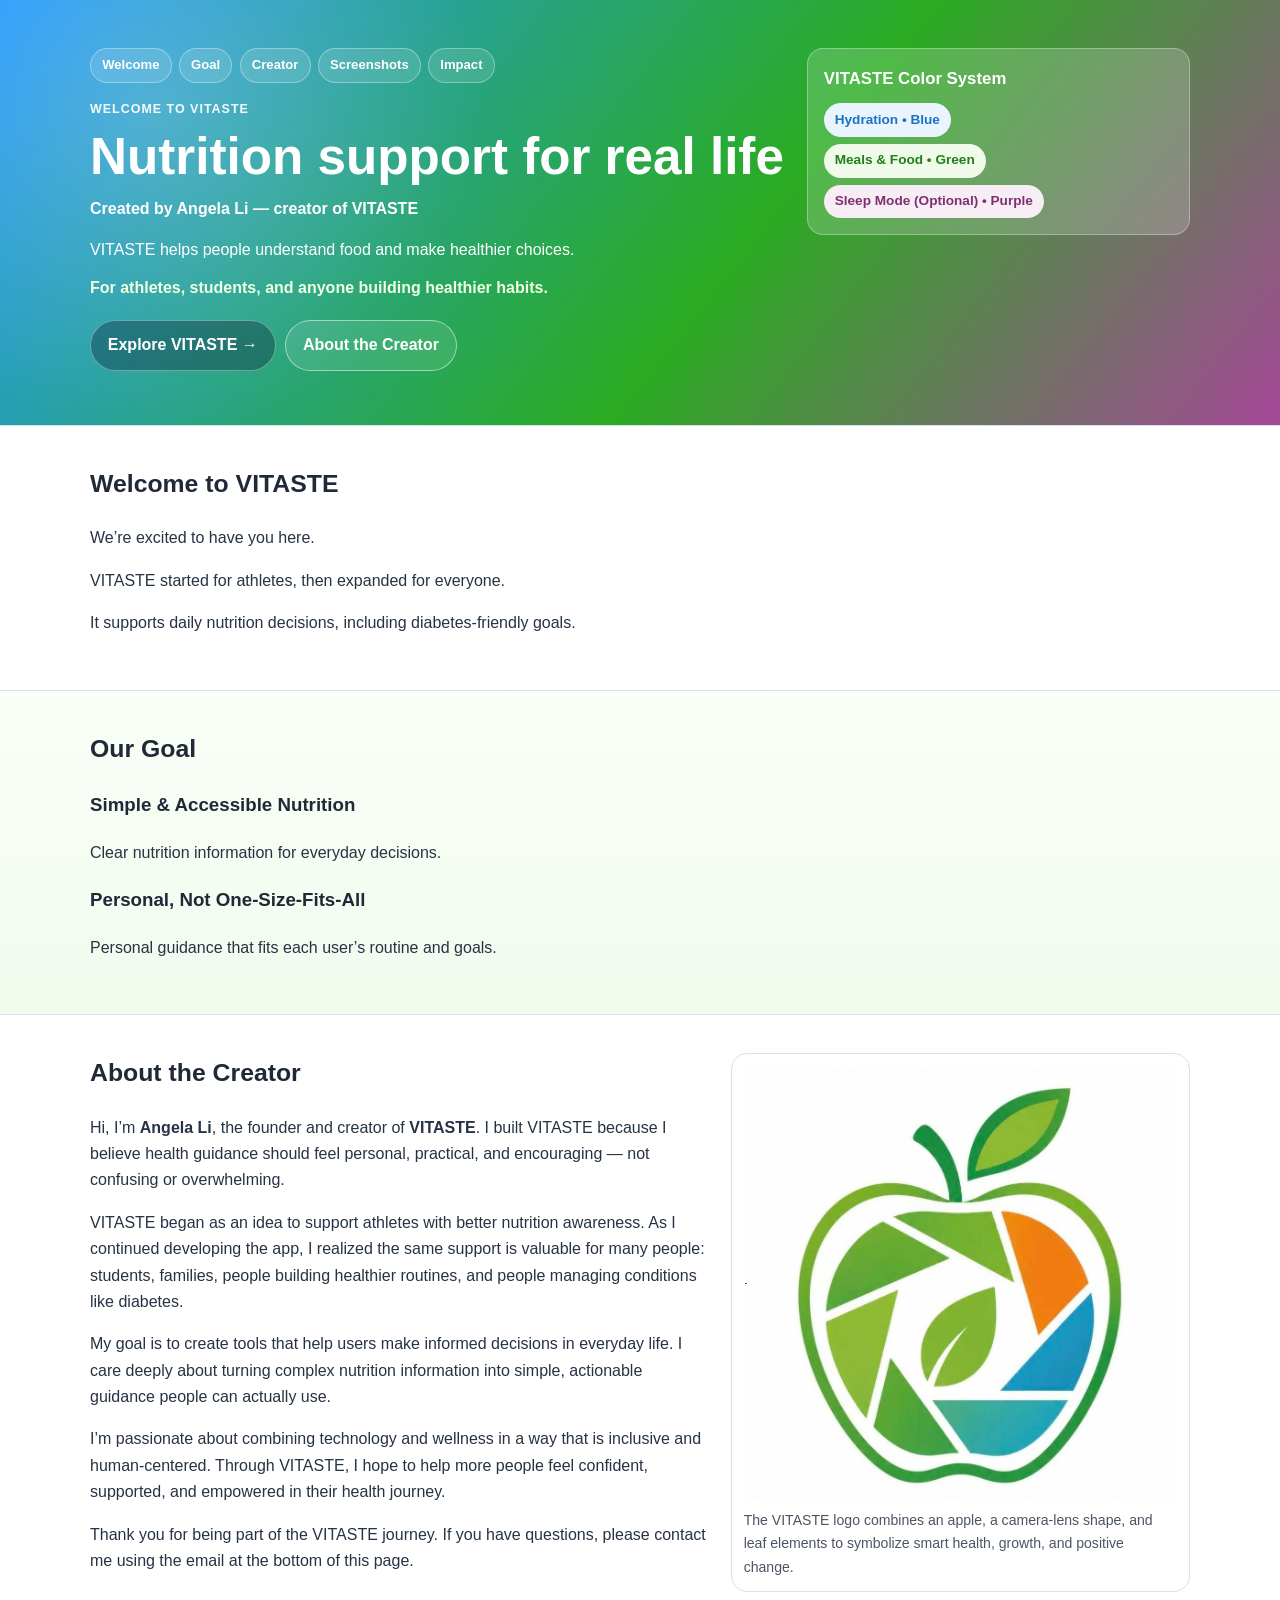
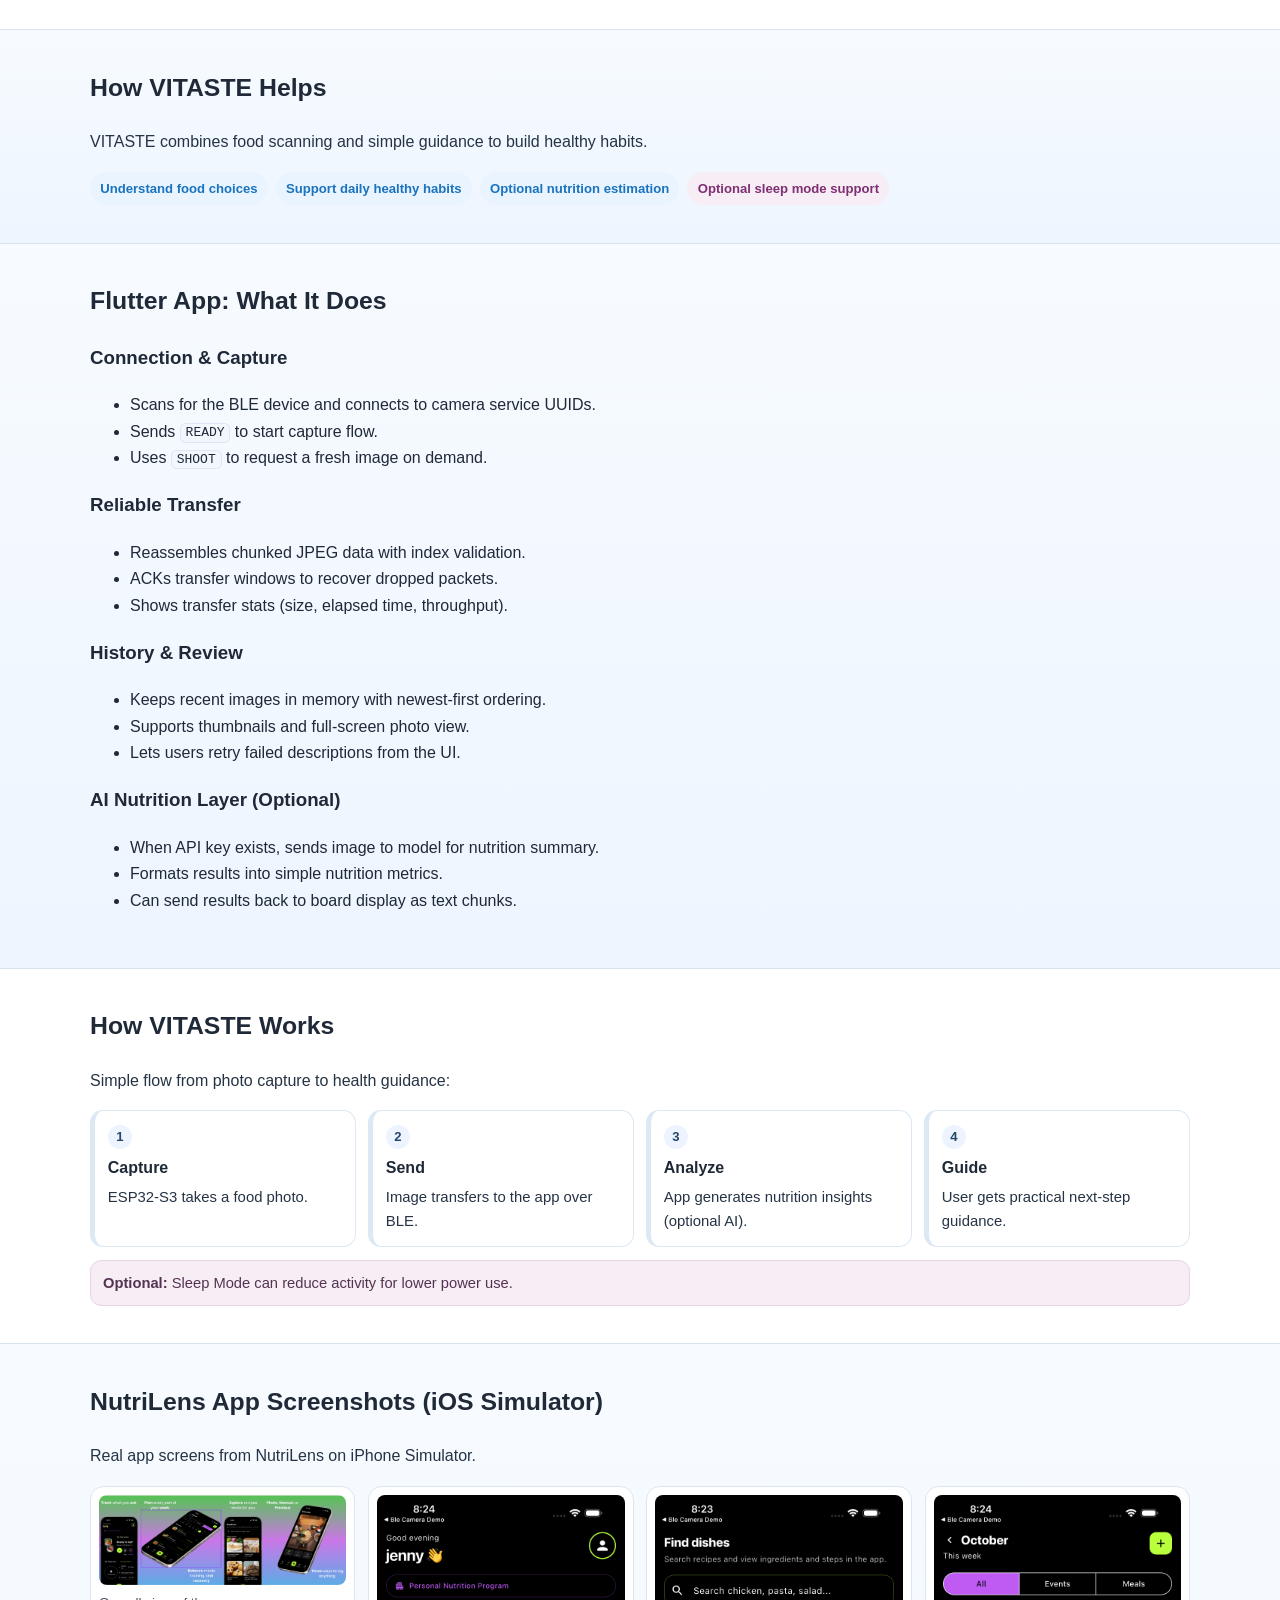
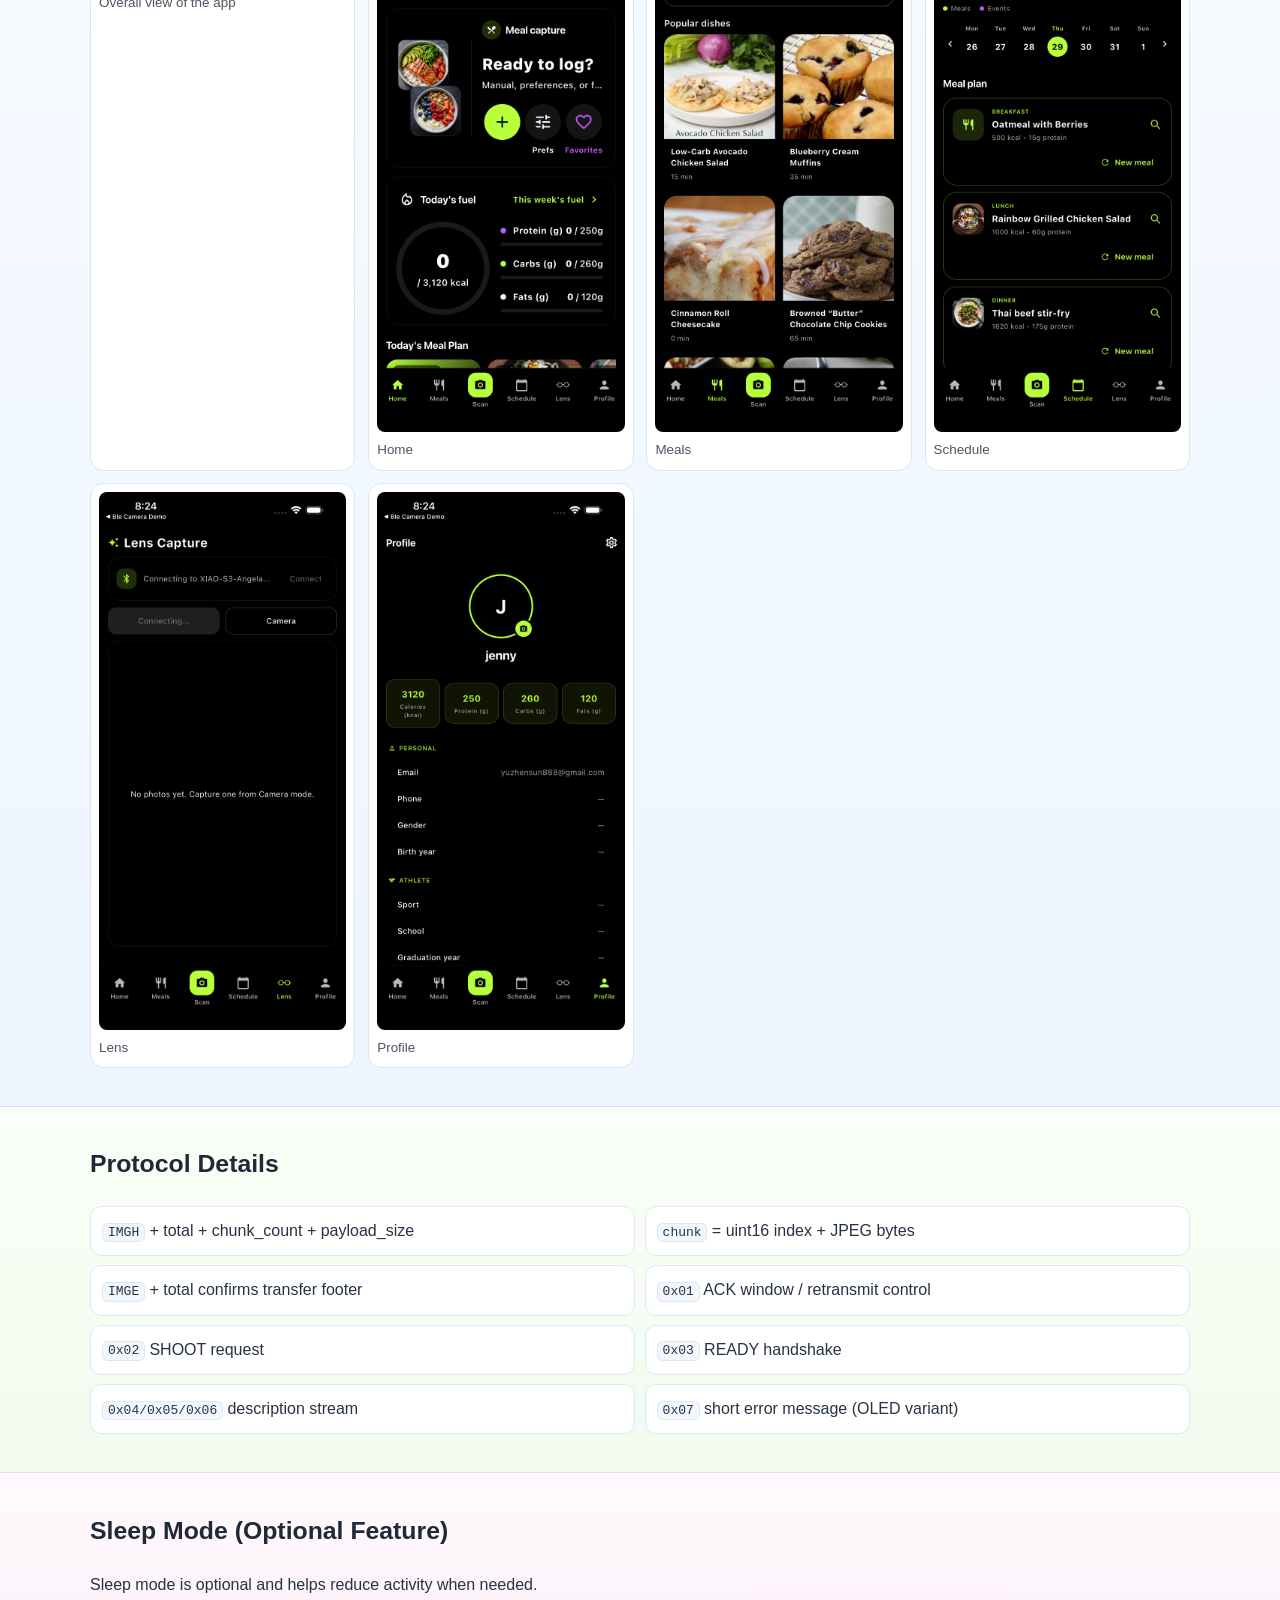
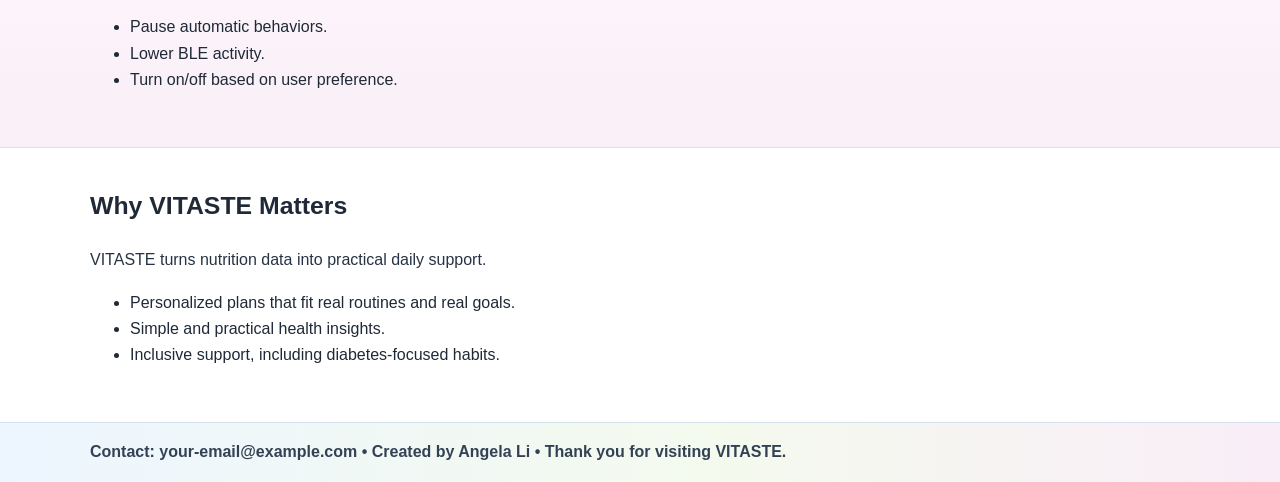
<file: index.html>
<!doctype html>
<html lang="en">
  <head>
    <meta charset="UTF-8" />
    <meta name="viewport" content="width=device-width, initial-scale=1.0" />
    <title>VITASTE | Welcome</title>
    <meta
      name="description"
      content="VITASTE helps people understand nutrition, make informed food choices, and follow personal health goals."
    />
    <link rel="stylesheet" href="assets/styles.css" />
  </head>
  <body>
    <header class="hero">
      <div class="container hero-inner">
        <div>
          <nav class="top-nav" aria-label="Primary">
            <a href="#welcome-message">Welcome</a>
            <a href="#mission-vision">Goal</a>
            <a href="#about-creator">Creator</a>
            <a href="#app-screenshots">Screenshots</a>
            <a href="#why-vitaste">Impact</a>
          </nav>
          <p class="eyebrow">Welcome to VITASTE</p>
          <h1>Nutrition support for real life</h1>
          <p class="founder-line">Created by Angela Li — creator of VITASTE</p>
          <p class="subtitle">
            VITASTE helps people understand food and make healthier choices.
          </p>
          <p class="quick-mission">
            For athletes, students, and anyone building healthier habits.
          </p>
          <div class="hero-actions">
            <a class="button primary" href="#welcome-message">Explore VITASTE →</a>
            <a class="button ghost" href="#about-creator">About the Creator</a>
          </div>
        </div>
        <aside class="hero-panel">
          <h2>VITASTE Color System</h2>
          <ul class="legend">
            <li><span class="chip hydration">Hydration • Blue</span></li>
            <li><span class="chip meals">Meals & Food • Green</span></li>
            <li><span class="chip sleep">Sleep Mode (Optional) • Purple</span></li>
          </ul>
        </aside>
      </div>
    </header>

    <main class="sections">
      <section class="band band-alt" id="welcome-message-band">
        <div class="container">
      <section id="welcome-message">
        <h2>Welcome to VITASTE</h2>
        <p>
          We’re excited to have you here.
        </p>
        <p>
          VITASTE started for athletes, then expanded for everyone.
        </p>
        <p>
          It supports daily nutrition decisions, including diabetes-friendly goals.
        </p>
      </section>
        </div>
      </section>

      <section class="band band-meals">
        <div class="container">
      <section id="mission-vision">
        <h2>Our Goal</h2>
        <div class="grid two">
          <article>
            <h3>Simple & Accessible Nutrition</h3>
            <p>
              Clear nutrition information for everyday decisions.
            </p>
          </article>
          <article>
            <h3>Personal, Not One-Size-Fits-All</h3>
            <p>
              Personal guidance that fits each user’s routine and goals.
            </p>
          </article>
        </div>
      </section>
        </div>
      </section>

      <section class="band band-alt">
        <div class="container">
      <section class="split" id="about-creator">
        <div>
          <h2>About the Creator</h2>
          <p>
            Hi, I’m <strong>Angela Li</strong>, the founder and creator of
            <strong>VITASTE</strong>.
            I built VITASTE because I believe health guidance should feel personal,
            practical, and encouraging — not confusing or overwhelming.
          </p>
          <p>
            VITASTE began as an idea to support athletes with better nutrition awareness.
            As I continued developing the app, I realized the same support is valuable
            for many people: students, families, people building healthier routines,
            and people managing conditions like diabetes.
          </p>
          <p>
            My goal is to create tools that help users make informed decisions in
            everyday life. I care deeply about turning complex nutrition information
            into simple, actionable guidance people can actually use.
          </p>
          <p>
            I’m passionate about combining technology and wellness in a way that is
            inclusive and human-centered. Through VITASTE, I hope to help more people
            feel confident, supported, and empowered in their health journey.
          </p>
          <p>
            Thank you for being part of the VITASTE journey. If you have questions,
            please contact me using the email at the bottom of this page.
          </p>
        </div>
        <figure class="logo-card">
          <img src="assets/vitaste-logo.jpg" alt="VITASTE logo: apple shape with colorful lens-style segments and leaf icon" />
          <figcaption>
            The VITASTE logo combines an apple, a camera-lens shape, and leaf elements
            to symbolize smart health, growth, and positive change.
          </figcaption>
        </figure>
      </section>
        </div>
      </section>

      <section class="band band-hydration">
        <div class="container">
      <section id="goal">
        <h2>How VITASTE Helps</h2>
        <p>
          VITASTE combines food scanning and simple guidance to build healthy habits.
        </p>
        <div class="pill-row">
          <span class="pill">Understand food choices</span>
          <span class="pill">Support daily healthy habits</span>
          <span class="pill">Optional nutrition estimation</span>
          <span class="pill sleep">Optional sleep mode support</span>
        </div>
      </section>
        </div>
      </section>

      <section class="band band-hydration">
        <div class="container">
      <section id="app-details">
        <h2>Flutter App: What It Does</h2>
        <div class="grid two">
          <article>
            <h3>Connection & Capture</h3>
            <ul>
              <li>Scans for the BLE device and connects to camera service UUIDs.</li>
              <li>Sends <code>READY</code> to start capture flow.</li>
              <li>Uses <code>SHOOT</code> to request a fresh image on demand.</li>
            </ul>
          </article>
          <article>
            <h3>Reliable Transfer</h3>
            <ul>
              <li>Reassembles chunked JPEG data with index validation.</li>
              <li>ACKs transfer windows to recover dropped packets.</li>
              <li>Shows transfer stats (size, elapsed time, throughput).</li>
            </ul>
          </article>
          <article>
            <h3>History & Review</h3>
            <ul>
              <li>Keeps recent images in memory with newest-first ordering.</li>
              <li>Supports thumbnails and full-screen photo view.</li>
              <li>Lets users retry failed descriptions from the UI.</li>
            </ul>
          </article>
          <article class="meals-accent">
            <h3>AI Nutrition Layer (Optional)</h3>
            <ul>
              <li>When API key exists, sends image to model for nutrition summary.</li>
              <li>Formats results into simple nutrition metrics.</li>
              <li>Can send results back to board display as text chunks.</li>
            </ul>
          </article>
        </div>
      </section>
        </div>
      </section>

      <section class="band band-alt">
        <div class="container">
      <section id="system-overview">
        <h2>How VITASTE Works</h2>
        <p>Simple flow from photo capture to health guidance:</p>
        <div class="how-grid">
          <article class="how-card hydration-line">
            <span class="how-num">1</span>
            <h3>Capture</h3>
            <p>ESP32-S3 takes a food photo.</p>
          </article>
          <article class="how-card hydration-line">
            <span class="how-num">2</span>
            <h3>Send</h3>
            <p>Image transfers to the app over BLE.</p>
          </article>
          <article class="how-card meals-line">
            <span class="how-num">3</span>
            <h3>Analyze</h3>
            <p>App generates nutrition insights (optional AI).</p>
          </article>
          <article class="how-card meals-line">
            <span class="how-num">4</span>
            <h3>Guide</h3>
            <p>User gets practical next-step guidance.</p>
          </article>
        </div>
        <div class="how-note">
          <strong>Optional:</strong> Sleep Mode can reduce activity for lower power use.
        </div>
      </section>
        </div>
      </section>

      <section class="band band-hydration">
        <div class="container">
      <section id="app-screenshots">
        <h2>NutriLens App Screenshots (iOS Simulator)</h2>
        <p>
          Real app screens from NutriLens on iPhone Simulator.
        </p>
        <div class="shots">
          <figure>
            <img src="assets/nutrilens/overview-banner.png" alt="NutriLens overall app overview" />
            <figcaption>Overall view of the app</figcaption>
          </figure>
          <figure>
            <img src="assets/nutrilens/home.png" alt="NutriLens home screen" />
            <figcaption>Home</figcaption>
          </figure>
          <figure>
            <img src="assets/nutrilens/meals.png" alt="NutriLens meals screen" />
            <figcaption>Meals</figcaption>
          </figure>
          <figure>
            <img src="assets/nutrilens/schedule.png" alt="NutriLens schedule screen" />
            <figcaption>Schedule</figcaption>
          </figure>
          <figure>
            <img src="assets/nutrilens/lens.png" alt="NutriLens lens capture screen" />
            <figcaption>Lens</figcaption>
          </figure>
          <figure>
            <img src="assets/nutrilens/profile.png" alt="NutriLens profile screen" />
            <figcaption>Profile</figcaption>
          </figure>
        </div>
      </section>
        </div>
      </section>

      <section class="band band-meals">
        <div class="container">
      <section>
        <h2>Protocol Details</h2>
        <div class="protocol-grid">
          <p><code>IMGH</code> + total + chunk_count + payload_size</p>
          <p><code>chunk</code> = uint16 index + JPEG bytes</p>
          <p><code>IMGE</code> + total confirms transfer footer</p>
          <p><code>0x01</code> ACK window / retransmit control</p>
          <p><code>0x02</code> SHOOT request</p>
          <p><code>0x03</code> READY handshake</p>
          <p><code>0x04/0x05/0x06</code> description stream</p>
          <p><code>0x07</code> short error message (OLED variant)</p>
        </div>
      </section>
        </div>
      </section>

      <section class="band band-sleep">
        <div class="container">
      <section id="sleep-mode">
        <h2>Sleep Mode (Optional Feature)</h2>
        <p>
          Sleep mode is optional and helps reduce activity when needed.
        </p>
        <ul>
          <li>Pause automatic behaviors.</li>
          <li>Lower BLE activity.</li>
          <li>Turn on/off based on user preference.</li>
        </ul>
      </section>
        </div>
      </section>

      <section class="band band-alt">
        <div class="container">
      <section id="why-vitaste">
        <h2>Why VITASTE Matters</h2>
        <p>
          VITASTE turns nutrition data into practical daily support.
        </p>
        <ul>
          <li>Personalized plans that fit real routines and real goals.</li>
          <li>Simple and practical health insights.</li>
          <li>Inclusive support, including diabetes-focused habits.</li>
        </ul>
      </section>
        </div>
      </section>
    </main>

    <footer class="footer">
      <div class="container footer-inner">
        <p>Contact: your-email@example.com • Created by Angela Li • Thank you for visiting VITASTE.</p>
      </div>
    </footer>
  </body>
</html>
</file>
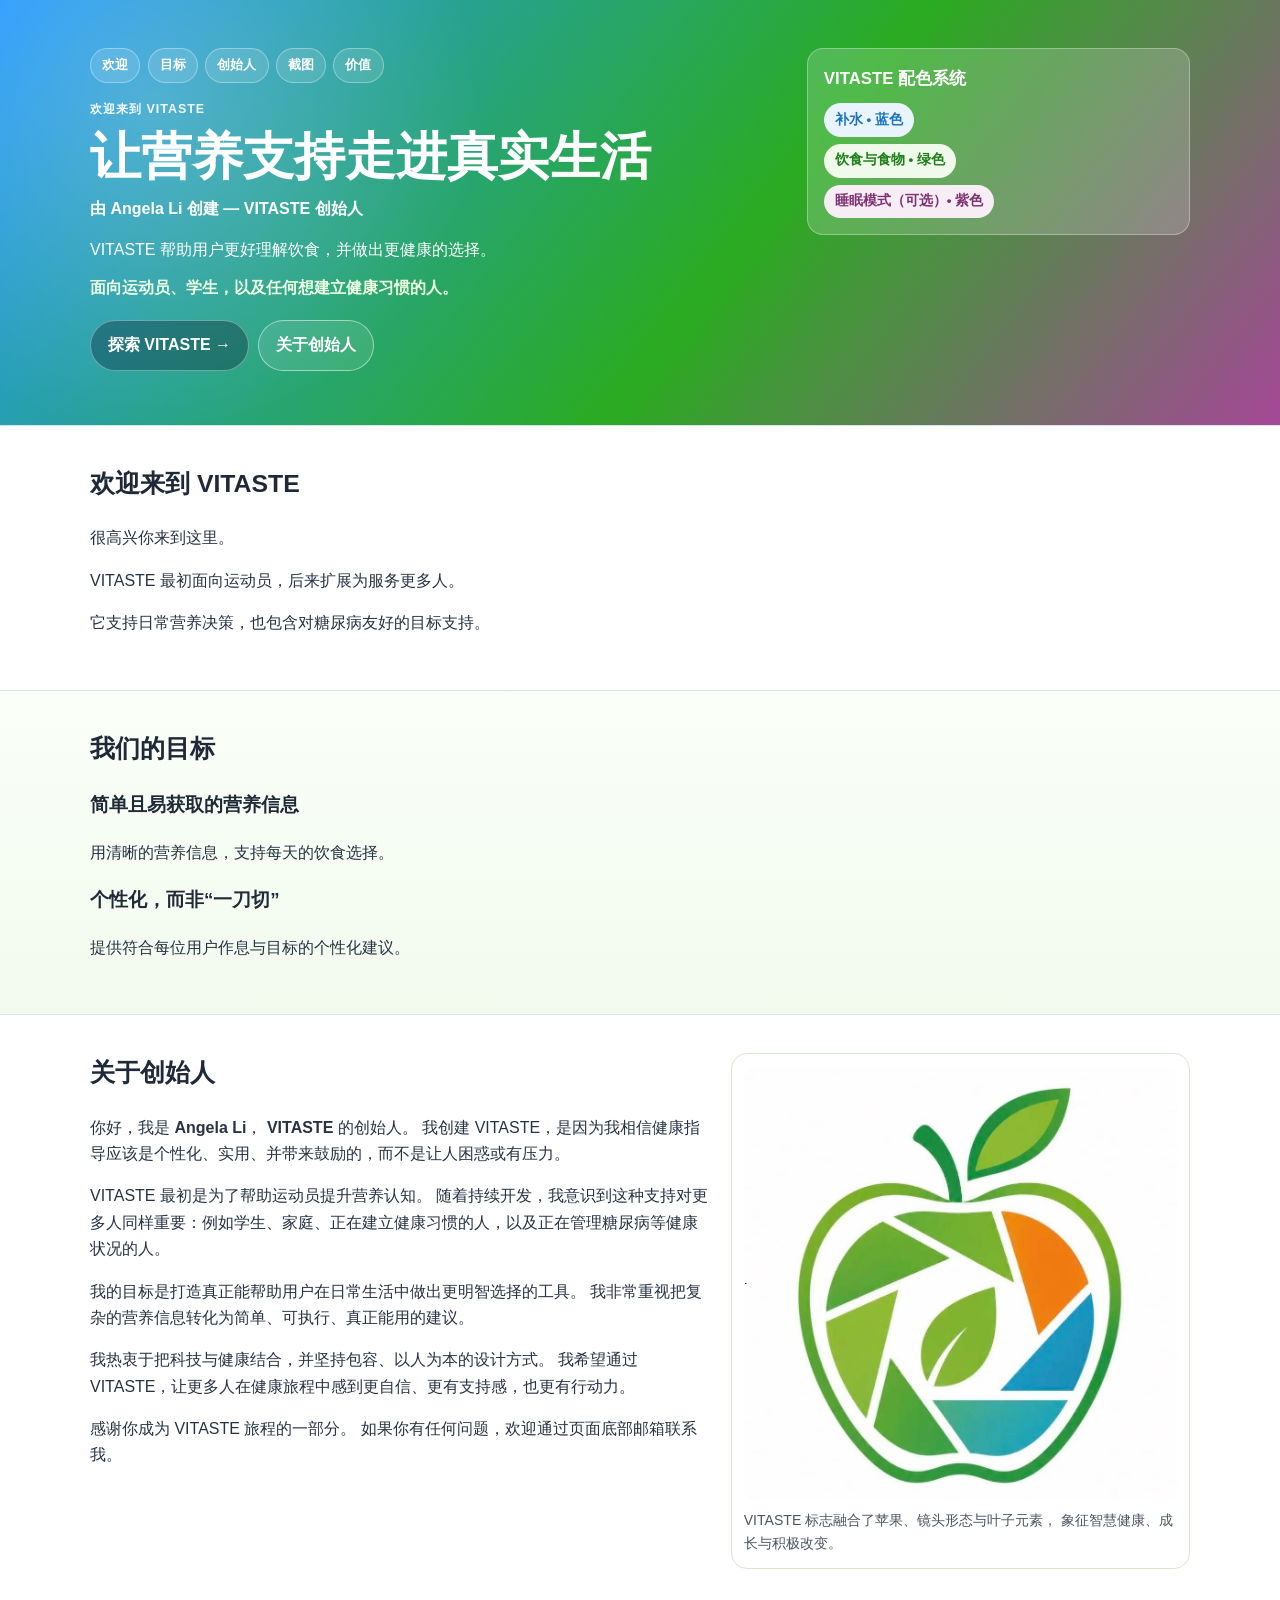
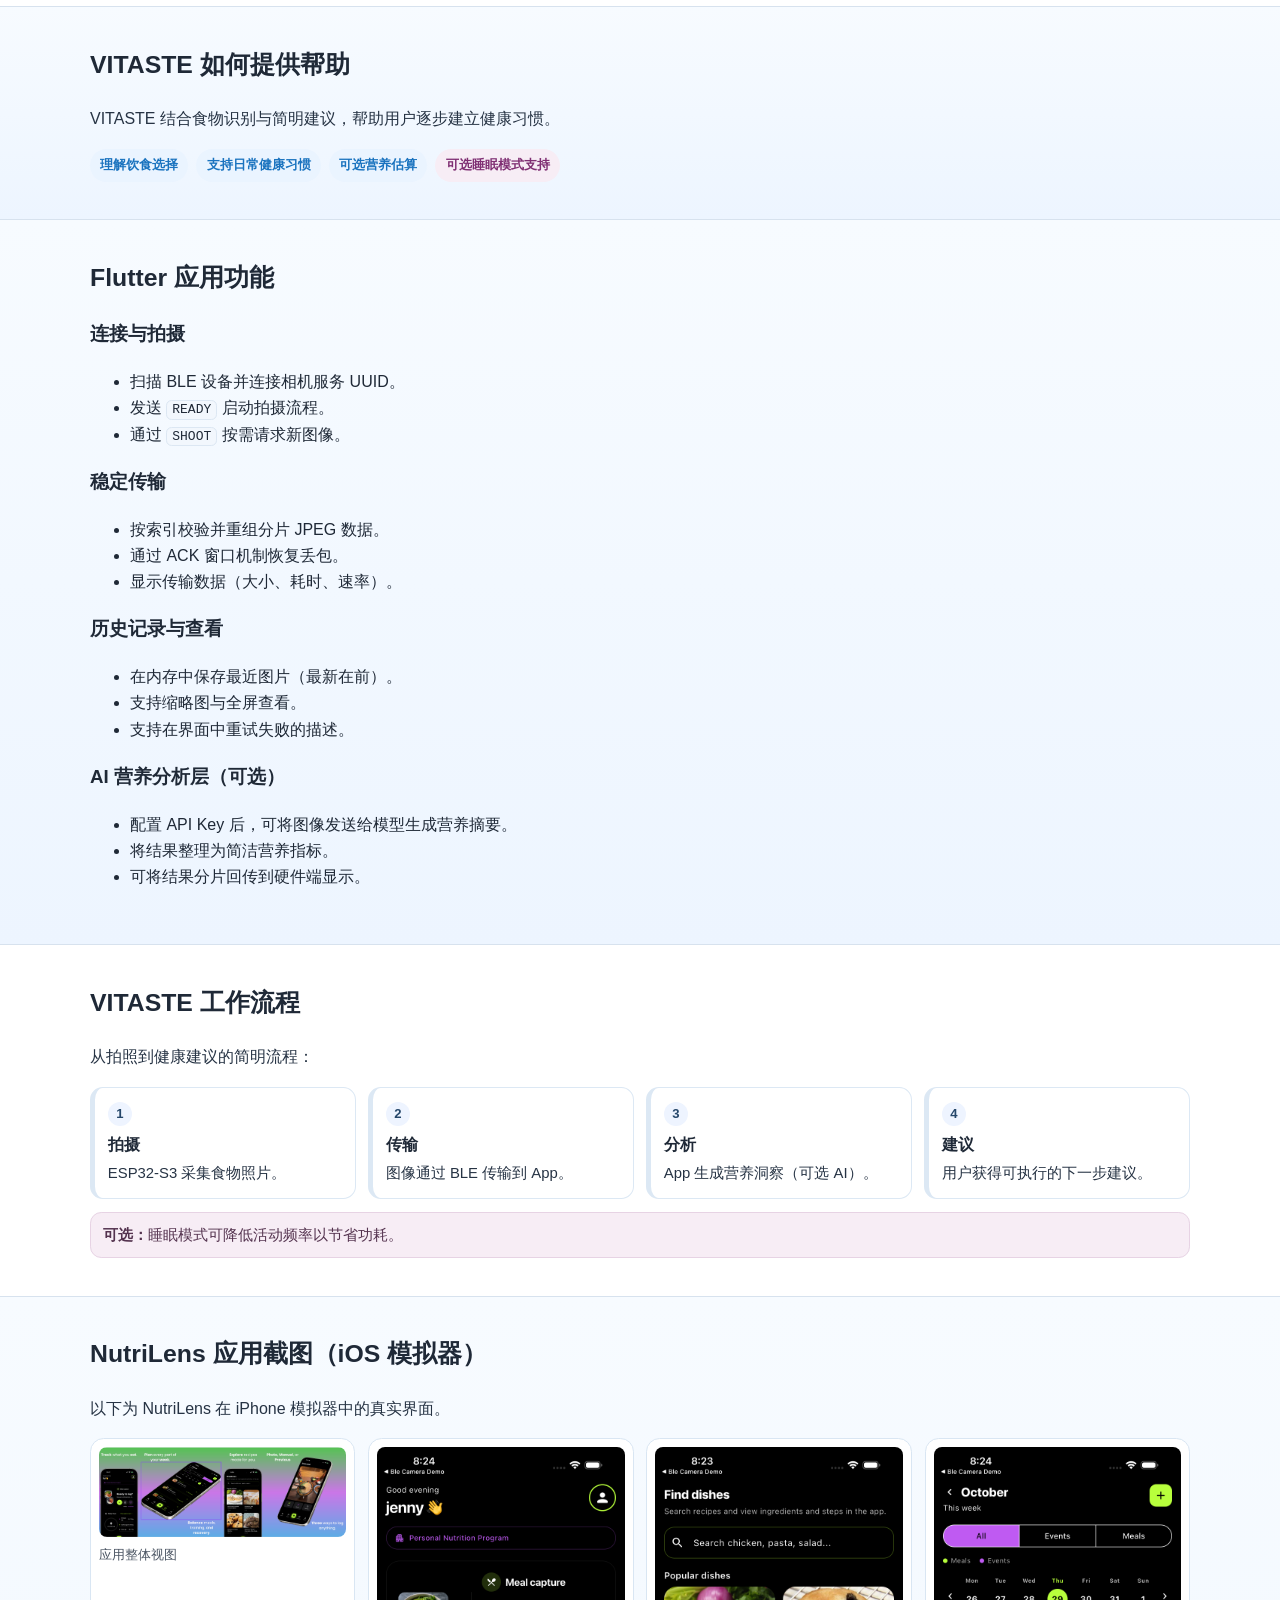
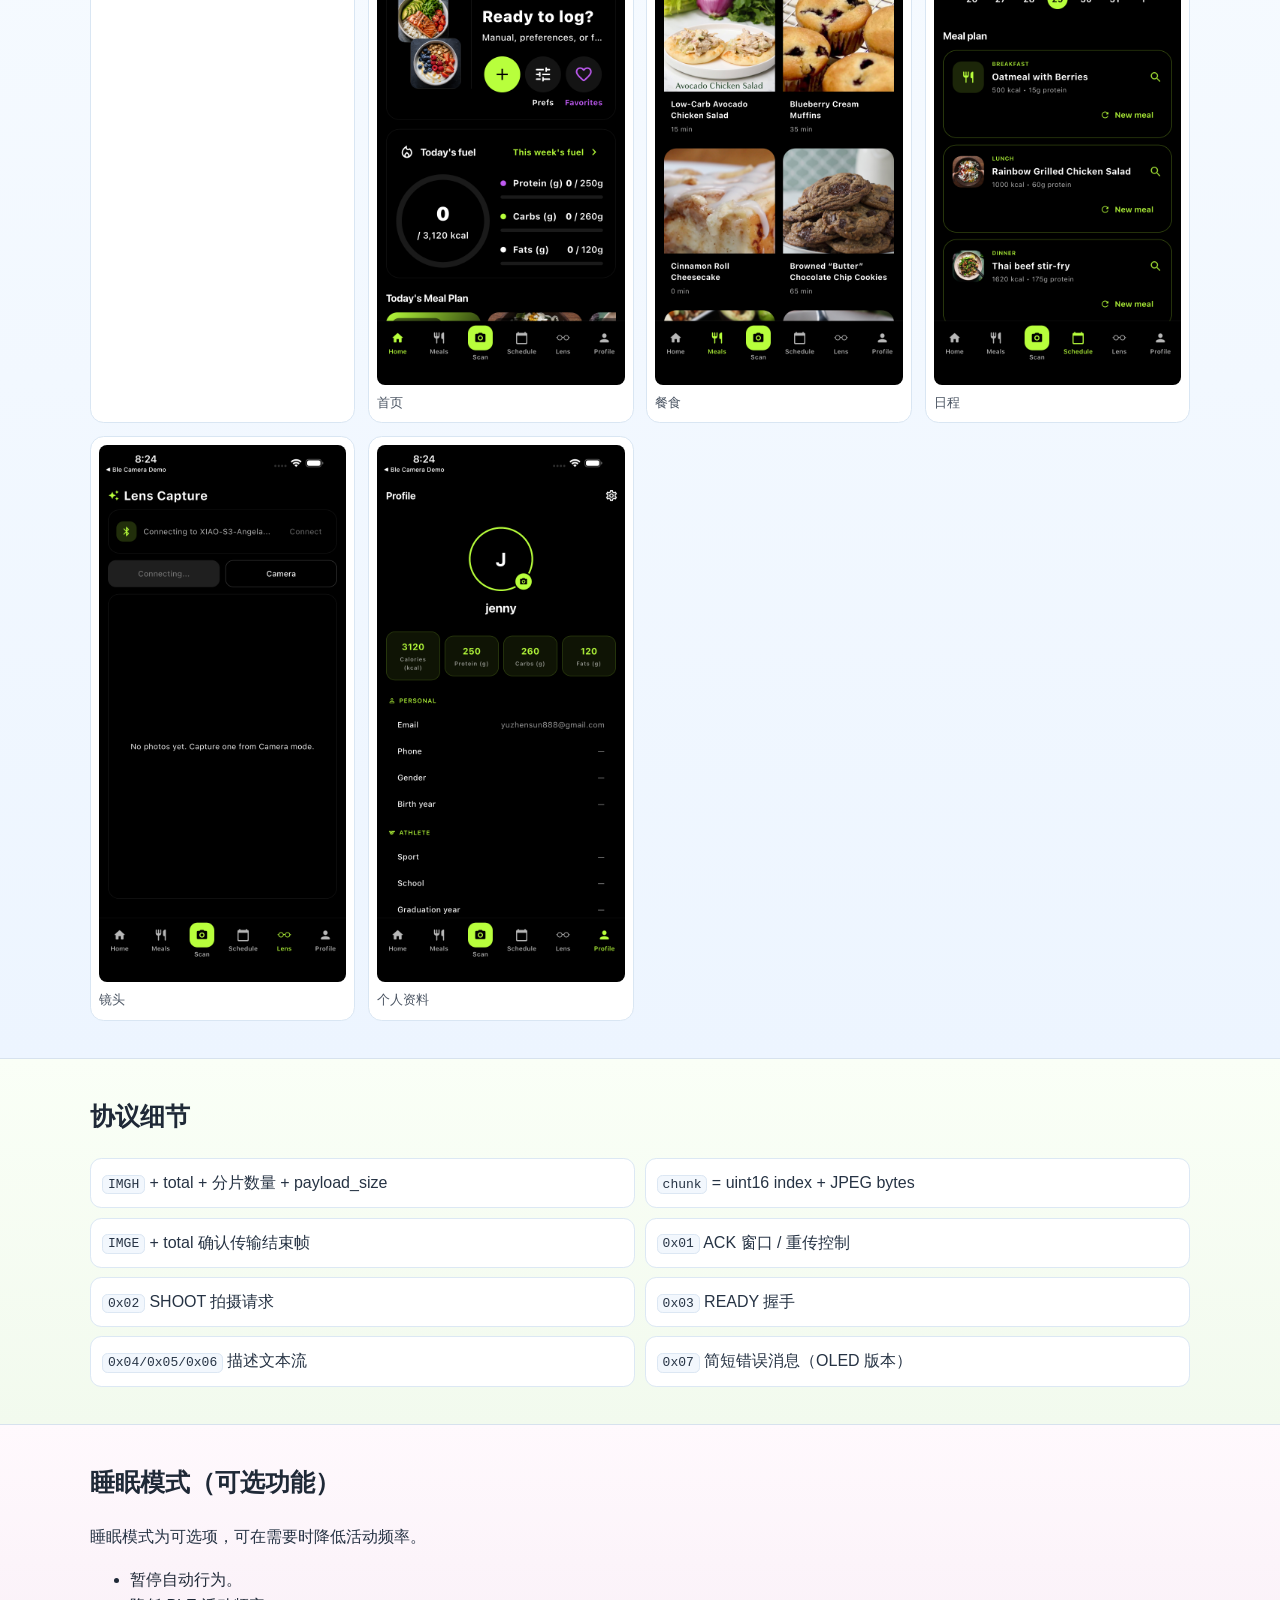
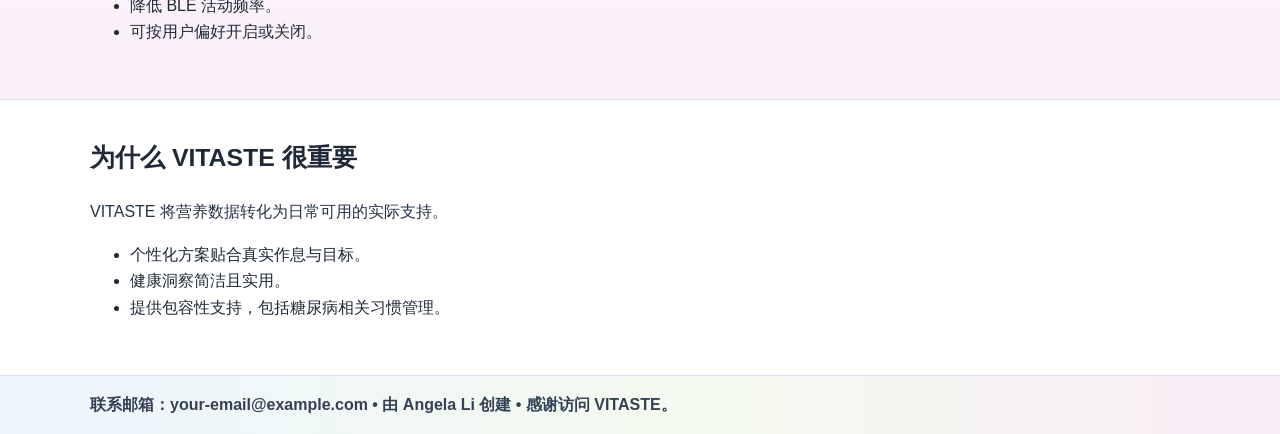
<file: index-zh.html>
<!doctype html>
<html lang="zh-Hans">
  <head>
    <meta charset="UTF-8" />
    <meta name="viewport" content="width=device-width, initial-scale=1.0" />
    <title>VITASTE｜中文介绍</title>
    <meta
      name="description"
      content="VITASTE 帮助用户理解营养、做出更健康的饮食选择，并支持个性化健康目标。"
    />
    <link rel="stylesheet" href="assets/styles.css" />
  </head>
  <body>
    <header class="hero">
      <div class="container hero-inner">
        <div>
          <nav class="top-nav" aria-label="Primary">
            <a href="#welcome-message" >欢迎</a>
            <a href="#mission-vision" >目标</a>
            <a href="#about-creator" >创始人</a>
            <a href="#app-screenshots" >截图</a>
            <a href="#why-vitaste" >价值</a>
          </nav>
          <p class="eyebrow">欢迎来到 VITASTE</p>
          <h1>让营养支持走进真实生活</h1>
          <p class="founder-line">由 Angela Li 创建 — VITASTE 创始人</p>
          <p class="subtitle">
            VITASTE 帮助用户更好理解饮食，并做出更健康的选择。
          </p>
          <p class="quick-mission">
            面向运动员、学生，以及任何想建立健康习惯的人。
          </p>
          <div class="hero-actions">
            <a class="button primary" href="#welcome-message">探索 VITASTE →</a>
            <a class="button ghost" href="#about-creator">关于创始人</a>
          </div>
        </div>
        <aside class="hero-panel">
          <h2>VITASTE 配色系统</h2>
          <ul class="legend">
            <li><span class="chip hydration">补水 • 蓝色</span></li>
            <li><span class="chip meals">饮食与食物 • 绿色</span></li>
            <li><span class="chip sleep">睡眠模式（可选）• 紫色</span></li>
          </ul>
        </aside>
      </div>
    </header>

    <main class="sections">
      <section class="band band-alt" id="welcome-message-band">
        <div class="container">
      <section id="welcome-message">
        <h2>欢迎来到 VITASTE</h2>
        <p>
          很高兴你来到这里。
        </p>
        <p>
          VITASTE 最初面向运动员，后来扩展为服务更多人。
        </p>
        <p>
          它支持日常营养决策，也包含对糖尿病友好的目标支持。
        </p>
      </section>
        </div>
      </section>

      <section class="band band-meals">
        <div class="container">
      <section id="mission-vision">
        <h2>我们的目标</h2>
        <div class="grid two">
          <article>
            <h3>简单且易获取的营养信息</h3>
            <p>
              用清晰的营养信息，支持每天的饮食选择。
            </p>
          </article>
          <article>
            <h3>个性化，而非“一刀切”</h3>
            <p>
              提供符合每位用户作息与目标的个性化建议。
            </p>
          </article>
        </div>
      </section>
        </div>
      </section>

      <section class="band band-alt">
        <div class="container">
      <section class="split" id="about-creator">
        <div>
          <h2>关于创始人</h2>
          <p>
            你好，我是 <strong>Angela Li</strong>，
            <strong>VITASTE</strong> 的创始人。
            我创建 VITASTE，是因为我相信健康指导应该是个性化、实用、并带来鼓励的，而不是让人困惑或有压力。
          </p>
          <p>
            VITASTE 最初是为了帮助运动员提升营养认知。
            随着持续开发，我意识到这种支持对更多人同样重要：例如学生、家庭、正在建立健康习惯的人，以及正在管理糖尿病等健康状况的人。
          </p>
          <p>
            我的目标是打造真正能帮助用户在日常生活中做出更明智选择的工具。
            我非常重视把复杂的营养信息转化为简单、可执行、真正能用的建议。
          </p>
          <p>
            我热衷于把科技与健康结合，并坚持包容、以人为本的设计方式。
            我希望通过 VITASTE，让更多人在健康旅程中感到更自信、更有支持感，也更有行动力。
          </p>
          <p>
            感谢你成为 VITASTE 旅程的一部分。
            如果你有任何问题，欢迎通过页面底部邮箱联系我。
          </p>
        </div>
        <figure class="logo-card">
          <img src="assets/vitaste-logo.jpg" alt="VITASTE logo: apple shape with colorful lens-style segments and leaf icon" />
          <figcaption>
            VITASTE 标志融合了苹果、镜头形态与叶子元素，
            象征智慧健康、成长与积极改变。
          </figcaption>
        </figure>
      </section>
        </div>
      </section>

      <section class="band band-hydration">
        <div class="container">
      <section id="goal">
        <h2>VITASTE 如何提供帮助</h2>
        <p>
          VITASTE 结合食物识别与简明建议，帮助用户逐步建立健康习惯。
        </p>
        <div class="pill-row">
          <span class="pill">理解饮食选择</span>
          <span class="pill">支持日常健康习惯</span>
          <span class="pill">可选营养估算</span>
          <span class="pill sleep">可选睡眠模式支持</span>
        </div>
      </section>
        </div>
      </section>

      <section class="band band-hydration">
        <div class="container">
      <section id="app-details">
        <h2>Flutter 应用功能</h2>
        <div class="grid two">
          <article>
            <h3>连接与拍摄</h3>
            <ul>
              <li>扫描 BLE 设备并连接相机服务 UUID。</li>
              <li>发送 <code>READY</code> 启动拍摄流程。</li>
              <li>通过 <code>SHOOT</code> 按需请求新图像。</li>
            </ul>
          </article>
          <article>
            <h3>稳定传输</h3>
            <ul>
              <li>按索引校验并重组分片 JPEG 数据。</li>
              <li>通过 ACK 窗口机制恢复丢包。</li>
              <li>显示传输数据（大小、耗时、速率）。</li>
            </ul>
          </article>
          <article>
            <h3>历史记录与查看</h3>
            <ul>
              <li>在内存中保存最近图片（最新在前）。</li>
              <li>支持缩略图与全屏查看。</li>
              <li>支持在界面中重试失败的描述。</li>
            </ul>
          </article>
          <article class="meals-accent">
            <h3>AI 营养分析层（可选）</h3>
            <ul>
              <li>配置 API Key 后，可将图像发送给模型生成营养摘要。</li>
              <li>将结果整理为简洁营养指标。</li>
              <li>可将结果分片回传到硬件端显示。</li>
            </ul>
          </article>
        </div>
      </section>
        </div>
      </section>

      <section class="band band-alt">
        <div class="container">
      <section id="system-overview">
        <h2>VITASTE 工作流程</h2>
        <p>从拍照到健康建议的简明流程：</p>
        <div class="how-grid">
          <article class="how-card hydration-line">
            <span class="how-num">1</span>
            <h3>拍摄</h3>
            <p>ESP32-S3 采集食物照片。</p>
          </article>
          <article class="how-card hydration-line">
            <span class="how-num">2</span>
            <h3>传输</h3>
            <p>图像通过 BLE 传输到 App。</p>
          </article>
          <article class="how-card meals-line">
            <span class="how-num">3</span>
            <h3>分析</h3>
            <p>App 生成营养洞察（可选 AI）。</p>
          </article>
          <article class="how-card meals-line">
            <span class="how-num">4</span>
            <h3>建议</h3>
            <p>用户获得可执行的下一步建议。</p>
          </article>
        </div>
        <div class="how-note">
          <strong>可选：</strong>睡眠模式可降低活动频率以节省功耗。
        </div>
      </section>
        </div>
      </section>

      <section class="band band-hydration">
        <div class="container">
      <section id="app-screenshots">
        <h2>NutriLens 应用截图（iOS 模拟器）</h2>
        <p>
          以下为 NutriLens 在 iPhone 模拟器中的真实界面。
        </p>
        <div class="shots">
          <figure>
            <img src="assets/nutrilens/overview-banner.png" alt="NutriLens 应用整体视图" />
            <figcaption>应用整体视图</figcaption>
          </figure>
          <figure>
            <img src="assets/nutrilens/home.png" alt="NutriLens 首页界面" />
            <figcaption>首页</figcaption>
          </figure>
          <figure>
            <img src="assets/nutrilens/meals.png" alt="NutriLens 餐食界面" />
            <figcaption>餐食</figcaption>
          </figure>
          <figure>
            <img src="assets/nutrilens/schedule.png" alt="NutriLens 日程界面" />
            <figcaption>日程</figcaption>
          </figure>
          <figure>
            <img src="assets/nutrilens/lens.png" alt="NutriLens 镜头采集界面" />
            <figcaption>镜头</figcaption>
          </figure>
          <figure>
            <img src="assets/nutrilens/profile.png" alt="NutriLens 个人资料界面" />
            <figcaption>个人资料</figcaption>
          </figure>
        </div>
      </section>
        </div>
      </section>

      <section class="band band-meals">
        <div class="container">
      <section>
        <h2>协议细节</h2>
        <div class="protocol-grid">
          <p><code>IMGH</code> + total + 分片数量 + payload_size</p>
          <p><code>chunk</code> = uint16 index + JPEG bytes</p>
          <p><code>IMGE</code> + total 确认传输结束帧</p>
          <p><code>0x01</code> ACK 窗口 / 重传控制</p>
          <p><code>0x02</code> SHOOT 拍摄请求</p>
          <p><code>0x03</code> READY 握手</p>
          <p><code>0x04/0x05/0x06</code> 描述文本流</p>
          <p><code>0x07</code> 简短错误消息（OLED 版本）</p>
        </div>
      </section>
        </div>
      </section>

      <section class="band band-sleep">
        <div class="container">
      <section id="sleep-mode">
        <h2>睡眠模式（可选功能）</h2>
        <p>
          睡眠模式为可选项，可在需要时降低活动频率。
        </p>
        <ul>
          <li>暂停自动行为。</li>
          <li>降低 BLE 活动频率。</li>
          <li>可按用户偏好开启或关闭。</li>
        </ul>
      </section>
        </div>
      </section>

      <section class="band band-alt">
        <div class="container">
      <section id="why-vitaste">
        <h2>为什么 VITASTE 很重要</h2>
        <p>
          VITASTE 将营养数据转化为日常可用的实际支持。
        </p>
        <ul>
          <li>个性化方案贴合真实作息与目标。</li>
          <li>健康洞察简洁且实用。</li>
          <li>提供包容性支持，包括糖尿病相关习惯管理。</li>
        </ul>
      </section>
        </div>
      </section>
    </main>

    <footer class="footer">
      <div class="container footer-inner">
        <p>联系邮箱：your-email@example.com • 由 Angela Li 创建 • 感谢访问 VITASTE。</p>
      </div>
    </footer>
  </body>
</html>
</file>
<file: assets/styles.css>
:root {
  --bg: #f6f9ff;
  --text: #1f2937;
  --muted: #4b5563;
  --white: #ffffff;

  --hydration: #2499ff;
  --hydration-dark: #1a73bf;
  --hydration-soft: #eaf4ff;

  --meal: #2aab21;
  --meal-dark: #1f7f19;
  --meal-soft: #effaea;

  --sleep: #a54797;
  --sleep-dark: #7f2f73;
  --sleep-soft: #f7edf5;

  --line: #d7e2ee;
}

* {
  box-sizing: border-box;
}

html,
body {
  margin: 0;
  padding: 0;
}

body {
  font-family: Inter, -apple-system, BlinkMacSystemFont, 'Segoe UI', sans-serif;
  color: var(--text);
  background: var(--bg);
  line-height: 1.65;
}

.container {
  width: min(1100px, 92%);
  margin: 0 auto;
}

.hero {
  color: #fff;
  background:
    radial-gradient(circle at 12% 25%, rgba(255, 255, 255, 0.2) 0, transparent 28%),
    linear-gradient(128deg, var(--hydration) 0%, var(--meal) 58%, var(--sleep) 100%);
  padding: 3rem 0 3.4rem;
}

.top-nav {
  display: flex;
  flex-wrap: wrap;
  gap: 0.45rem;
  margin-bottom: 1rem;
}

.top-nav a {
  color: #fff;
  text-decoration: none;
  font-size: 0.82rem;
  font-weight: 700;
  padding: 0.34rem 0.7rem;
  border-radius: 999px;
  border: 1px solid rgba(255, 255, 255, 0.34);
  background: rgba(255, 255, 255, 0.12);
}

.hero-inner {
  display: grid;
  grid-template-columns: 1.45fr 0.8fr;
  gap: 1.4rem;
  align-items: start;
}

.eyebrow {
  margin: 0 0 0.55rem;
  text-transform: uppercase;
  letter-spacing: 0.08em;
  font-size: 0.78rem;
  font-weight: 700;
  opacity: 0.95;
}

h1 {
  margin: 0;
  font-size: clamp(2rem, 4.2vw, 3.2rem);
  line-height: 1.13;
}

.founder-line {
  margin: 0.65rem 0 0;
  font-weight: 700;
}

.subtitle {
  margin: 0.9rem 0 0.75rem;
  max-width: 730px;
}

.quick-mission {
  margin: 0;
  max-width: 760px;
  font-weight: 600;
  color: #efffe2;
}

.hero-actions {
  display: flex;
  flex-wrap: wrap;
  gap: 0.6rem;
  margin-top: 1.15rem;
}

.button {
  text-decoration: none;
  font-weight: 700;
  border-radius: 999px;
  padding: 0.7rem 1.05rem;
}

.button.primary {
  color: #fff;
  background: rgba(7, 27, 49, 0.34);
  border: 1px solid rgba(255, 255, 255, 0.36);
}

.button.ghost {
  color: #fff;
  background: rgba(255, 255, 255, 0.1);
  border: 1px solid rgba(255, 255, 255, 0.5);
}

.hero-panel {
  background: rgba(255, 255, 255, 0.18);
  border: 1px solid rgba(255, 255, 255, 0.32);
  border-radius: 1rem;
  padding: 1rem;
}

.hero-panel h2 {
  margin: 0 0 0.65rem;
  font-size: 1.05rem;
}

.legend {
  list-style: none;
  margin: 0;
  padding: 0;
  display: grid;
  gap: 0.45rem;
}

.chip {
  display: inline-flex;
  align-items: center;
  padding: 0.35rem 0.68rem;
  border-radius: 999px;
  font-size: 0.85rem;
  font-weight: 700;
}

.chip.hydration { background: #eaf4ff; color: var(--hydration-dark); }
.chip.meals { background: #effaea; color: var(--meal-dark); }
.chip.sleep { background: #f7edf5; color: var(--sleep-dark); }

.sections {
  padding: 0;
}

.band {
  padding: 2.35rem 0;
  border-top: 1px solid var(--line);
}

.band h2 {
  margin-top: 0;
  font-size: 1.55rem;
}

.band p {
  color: #263344;
}

.band-alt {
  background: #fff;
}

.band-hydration {
  background: linear-gradient(180deg, #f7fbff 0%, #edf5ff 100%);
}

.band-meals {
  background: linear-gradient(180deg, #fafff7 0%, #f2faee 100%);
}

.band-sleep {
  background: linear-gradient(180deg, #fff9fd 0%, #f9eff7 100%);
}

.split {
  display: grid;
  gap: 1.2rem;
  grid-template-columns: 1.15fr 0.85fr;
  align-items: start;
}

.logo-card {
  margin: 0;
  background: #fff;
  border: 1px solid #d8e7d2;
  border-radius: 1rem;
  padding: 0.75rem;
  transition: transform 160ms ease, box-shadow 180ms ease;
}

.logo-card:hover {
  transform: translateY(-3px);
  box-shadow: 0 14px 28px rgba(18, 36, 62, 0.14);
}

.logo-card img {
  width: 100%;
  border-radius: 0.6rem;
  display: block;
}

.logo-card figcaption {
  margin-top: 0.55rem;
  font-size: 0.88rem;
  color: var(--muted);
}

.value-grid {
  display: grid;
  grid-template-columns: repeat(2, minmax(0, 1fr));
  gap: 0.75rem;
  margin-top: 0.9rem;
}

.value {
  background: #fff;
  border: 1px solid #dce8f4;
  border-radius: 0.85rem;
  padding: 0.8rem;
  transition: transform 160ms ease, box-shadow 180ms ease;
}

.value:hover {
  transform: translateY(-3px);
  box-shadow: 0 14px 28px rgba(18, 36, 62, 0.14);
}

.value h3 {
  margin: 0 0 0.35rem;
  font-size: 1rem;
}

.timeline {
  display: grid;
  gap: 0.6rem;
}

.step {
  background: #fff;
  border: 1px solid #dce8f4;
  border-left: 5px solid #dce8f4;
  border-radius: 0.8rem;
  padding: 0.75rem 0.85rem;
  transition: transform 160ms ease, box-shadow 180ms ease;
}

.step:hover {
  transform: translateY(-3px);
  box-shadow: 0 14px 28px rgba(18, 36, 62, 0.14);
}

.hydration-line { border-left-color: var(--hydration); }
.meals-line { border-left-color: var(--meal); }
.sleep-line { border-left-color: var(--sleep); }

.how-grid {
  display: grid;
  grid-template-columns: repeat(4, minmax(0, 1fr));
  gap: 0.75rem;
  margin-top: 0.75rem;
}

.how-card {
  background: #fff;
  border: 1px solid #dce8f4;
  border-left: 5px solid #dce8f4;
  border-radius: 0.8rem;
  padding: 0.75rem 0.8rem;
  transition: transform 160ms ease, box-shadow 180ms ease;
}

.how-card:hover {
  transform: translateY(-3px);
  box-shadow: 0 14px 28px rgba(18, 36, 62, 0.14);
}

.how-card h3 {
  margin: 0.35rem 0 0.2rem;
  font-size: 1rem;
}

.how-card p {
  margin: 0;
  font-size: 0.93rem;
}

.how-num {
  width: 1.5rem;
  height: 1.5rem;
  display: inline-flex;
  align-items: center;
  justify-content: center;
  border-radius: 999px;
  font-size: 0.82rem;
  font-weight: 800;
  background: #eef4ff;
  color: #25476a;
}

.how-note {
  margin-top: 0.85rem;
  padding: 0.6rem 0.75rem;
  border-radius: 0.7rem;
  background: #f7edf5;
  border: 1px solid #e7d3e4;
  color: #54334f;
  font-size: 0.92rem;
}

.shots {
  display: grid;
  grid-template-columns: repeat(4, minmax(0, 1fr));
  gap: 0.8rem;
}

.shots figure {
  margin: 0;
  background: #fff;
  border: 1px solid #d9e6f3;
  border-radius: 0.85rem;
  padding: 0.5rem;
  transition: transform 160ms ease, box-shadow 180ms ease;
}

.shots figure:hover {
  transform: translateY(-3px);
  box-shadow: 0 14px 28px rgba(18, 36, 62, 0.14);
}

.shots img {
  width: 100%;
  border-radius: 0.5rem;
  display: block;
}

.shots figcaption {
  margin-top: 0.45rem;
  font-size: 0.84rem;
  color: var(--muted);
}

.pill-row {
  display: flex;
  flex-wrap: wrap;
  gap: 0.5rem;
  margin-top: 0.85rem;
}

.pill {
  border-radius: 999px;
  font-size: 0.82rem;
  font-weight: 700;
  padding: 0.36rem 0.64rem;
  background: #eaf4ff;
  color: var(--hydration-dark);
}

.pill.sleep {
  background: #f7edf5;
  color: var(--sleep-dark);
}

.protocol-grid {
  display: grid;
  grid-template-columns: repeat(2, minmax(0, 1fr));
  gap: 0.58rem;
}

.protocol-grid p {
  margin: 0;
  background: #fff;
  border: 1px solid #dce8f4;
  border-radius: 0.7rem;
  padding: 0.68rem 0.7rem;
}

.footer {
  border-top: 1px solid var(--line);
  background: linear-gradient(90deg, #edf6ff 0%, #f4faee 55%, #f9edf7 100%);
}

.footer-inner p {
  margin: 0;
  padding: 1rem 0;
  color: #334155;
  font-weight: 600;
}

code {
  background: #f2f7fd;
  border: 1px solid #dce7f3;
  border-radius: 0.35rem;
  padding: 0.08rem 0.3rem;
}

@media (max-width: 980px) {
  .hero-inner,
  .split {
    grid-template-columns: 1fr;
  }

  .how-grid {
    grid-template-columns: repeat(2, minmax(0, 1fr));
  }

  .shots {
    grid-template-columns: repeat(2, minmax(0, 1fr));
  }
}

@media (max-width: 680px) {
  .value-grid,
  .protocol-grid,
  .shots,
  .how-grid {
    grid-template-columns: 1fr;
  }

  .hero {
    padding-top: 2.4rem;
  }
}
</file>
